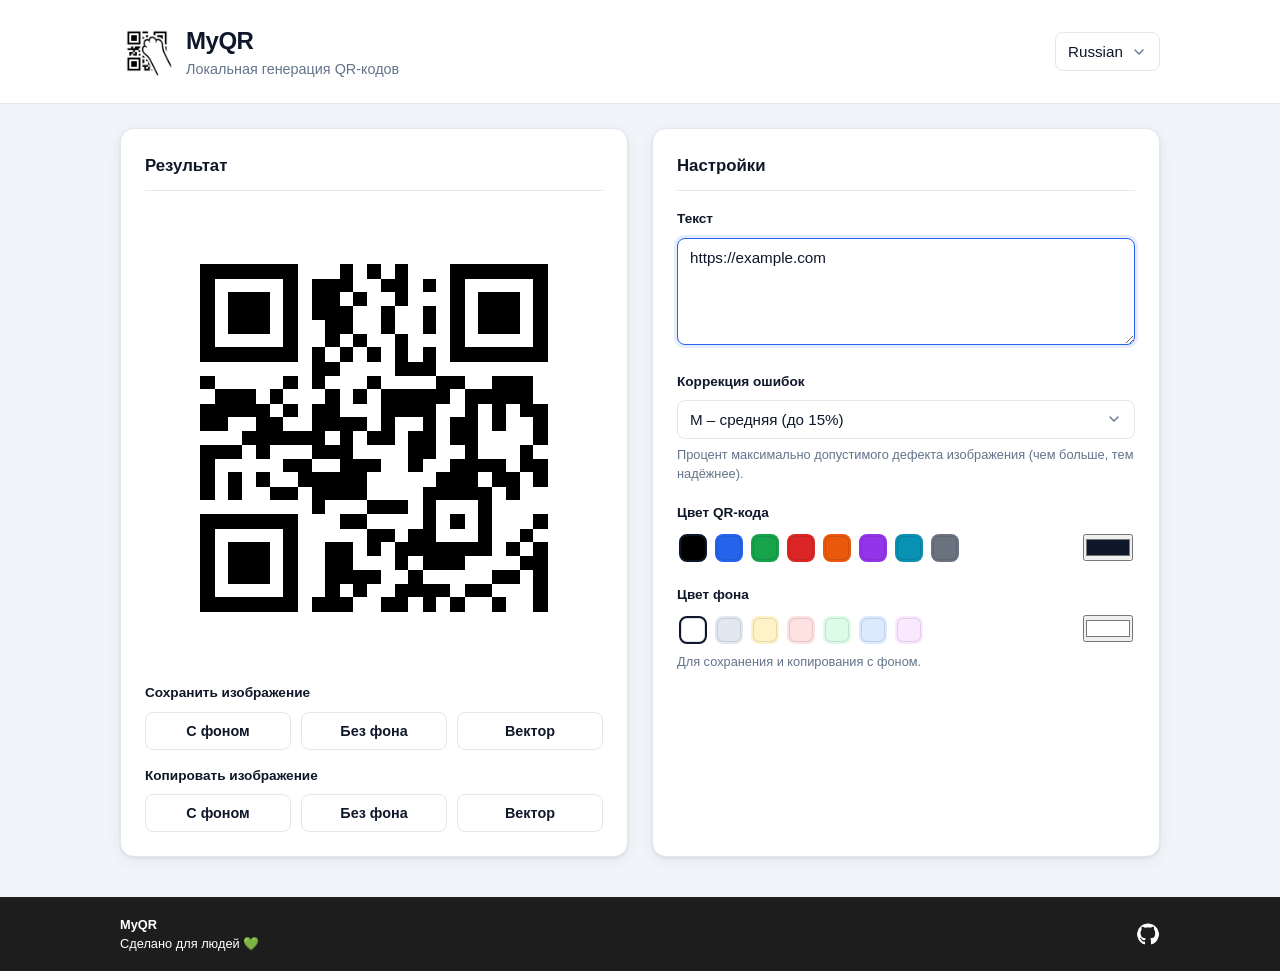
<file: resources/index.html>
<!DOCTYPE html>
<html lang="ru">
  <head>
    <meta charset="UTF-8" />
    <meta name="viewport" content="width=device-width, initial-scale=1.0" />
    <title data-i18n="tabName">MyQR - QR-code generator</title>
     <link rel="icon" type="image/png" href="img/appIcon.png">
    <link rel="stylesheet" href="css/style.css" />
  </head>
  <body>
    <header class="header">
      <div class="container header-inner">
        <table class="header-table">
          <tr>
            <td>
              <td style="width: 66px;">
                <img src="img/app_logo_w.png" id="header-logo">
              </td>
              <td>
                <h1 class="logo no-select" data-i18n="appHeader_name">MyQR</h1>
                <p class="tagline no-select" data-i18n="appHeader_description">Local QR Code Generation</p>
              </td>
            </td>
            <td id="lang-list">
              <select id="lang_select" class="input select" style="width: auto;">
                <option value="en">English</option>
                <option value="ru">Russian</option>
              </select>
            </td>
          </tr>
        </table>
      </div>
    </header>

    <main class="container layout">
      
      <!-- Result -->
      <section class="card preview" aria-labelledby="preview-title">
        <h2 id="preview-title" class="card-title no-select" data-i18n="result_header">Result</h2>
        <div class="preview-stage checkerboard" id="preview-stage">
          <img id="preview-img" draggable="false" hidden />
        </div>
        <span class="label no-select" data-i18n="result_saveHead">Save Image</span>
        <div class="downloads">
          <button type="button" id="download-jpg" class="btn btn-outline" data-i18n="result_copyJPG">Solid</button>
          <button type="button" id="download-png" class="btn btn-outline" data-i18n="result_copyPNG">Transparent</button>
          <button type="button" id="download-svg" class="btn btn-outline" data-i18n="result_copySVG">Vector</button>
        </div>
        <span class="label no-select" data-i18n="result_copyHead">Copy Image</span>
        <div class="downloads">
          <button type="button" id="copy-jpg" class="btn btn-outline" data-i18n="result_copyJPG">Solid</button>
          <button type="button" id="copy-png" class="btn btn-outline" data-i18n="result_copyPNG">Transparent</button>
          <button type="button" id="copy-svg" class="btn btn-outline" data-i18n="result_copySVG">Vector</button>
        </div>
      </section>
      
      <!-- Settings -->
      <section class="card controls" aria-labelledby="controls-title">
        <h2 id="controls-title" class="card-title no-select" data-i18n="settings_header">Settings</h2>

        <div class="field">
          <label class="label no-select" for="text-input" data-i18n="settings_inputHead">Text</label>
          <textarea id="text-input" class="input textarea" rows="5" autofocus>https://example.com</textarea>
        </div>

        <div class="field">
          <label class="label no-select" for="ec-level" data-i18n="settings_correctingHead">Error Correction</label>
          <div class="select-wrap">
            <select id="ec-level" class="input select">
              <option value="L" data-i18n="settings_correctingL">L – Low (up to 7%)</option>
              <option value="M" data-i18n="settings_correctingM" selected>M – Medium (up to 15%)</option>
              <option value="Q" data-i18n="settings_correctingQ">Q – High (up to 25%)</option>
              <option value="H" data-i18n="settings_correctingH">H – Maximum (up to 30%)</option>
            </select>
          </div>
          <p class="hint no-select" id="ec-hint" data-i18n="settings_correctingTip">The maximum allowable percentage of image defects (higher means more reliable).</p>
        </div>
        <div class="field">
          <legend class="label no-select" data-i18n="settings_codeColorHead">QR Code Color</legend>
          <table style="width: 100%;">
            <tr>
              <td>
                <div class="color-row">
                  <div class="swatches" id="fg-swatches"></div>
                </div>
              </td>
              <td style="text-align: right;"><input type="color" id="fg-color" value="#0f172a"/></td>
            </tr>
          </table>

        </div>

        <div class="field">
          <legend class="label no-select" data-i18n="settings_backgroundColorHead">Background Color</legend>
          <table style="width: 100%;">
            <tr>
              <td>
                <div class="color-row">
                  <div class="swatches" id="bg-swatches"></div>
                </div>
              </td>
              <td style="text-align: right;"><input type="color" id="bg-color" value="#ffffff" /></td>
            </tr>
          </table>
          <p class="hint no-select" id="ec-hint" data-i18n="settings_backgroundColorTip">For saving and copying with background.</p>
        </div>

      </section>
    </main>

    <div class="toast" id="toast" role="status" aria-live="polite"></div>

    <footer class="footer">
      <div class="container footer-inner">
        <div class="footer-left">
          <p id="footer-appName" class="no-select"><b>MyQR</b></p>
          <p data-i18n="info_forFolks" class="no-select">Made for folks 💚</p>
        </div>
        <div class="footer-right">
          <a href="https://github.com/InstalerUP/MyQR" target="_blank">
            <img src="img/github_logo_w.png" style="height: 24px; cursor: pointer;"/>
          </a>
        </div>
      </div>
    </footer>

    <script src="js/neutralino.js"></script>
    <script src="js/qrcode.min.js"></script>
    <script src="js/main.js"></script>
  </body>
</html>
</file>
<file: resources/css/style.css>
:root {
  --bg: #f1f5f9;
  --card: #ffffff;
  --text: #0f172a;
  --muted: #64748b;
  --border: #e2e8f0;
  --primary: #0f172a;
  --primary-hover: #1e293b;
  --accent: #2563eb;
  --footer: #1d1d1d;
  --radius: 14px;
  --shadow: 0 1px 3px rgba(15, 23, 42, 0.08), 0 4px 16px rgba(15, 23, 42, 0.06);
}

* {
  box-sizing: border-box;
  margin: 0;
  padding: 0;
}

.no-select{
  -webkit-user-select: none;
  user-select: none;
}

html {
  font-size: 16px;
}

body {
  font-family: -apple-system, BlinkMacSystemFont, "Segoe UI", Roboto, "Helvetica Neue", Arial, sans-serif;
  background: var(--bg);
  color: var(--text);
  line-height: 1.5;
  min-height: 100vh;
  display: flex;
  flex-direction: column;
}

.container {
  width: 100%;
  max-width: 1080px;
  margin: 0 auto;
  padding: 0 20px;
}


.header {
  background: var(--card);
  border-bottom: 1px solid var(--border);
  padding: 18px 0;
}

.header-table {
  width: 100%;
  border-collapse: collapse;
}

.header-title-cell {
  width: 100%;
  text-align: left;
  vertical-align: middle;
}

.header-lang-cell {
  width: auto;
  white-space: nowrap;
  text-align: right;
  vertical-align: middle;
  padding-left:  16px;
}

#lang-list {
  text-align: right;
}

.header-inner {
  display: flex;
  align-items: stretch;
}

#header-logo{
  width: 54px;
  margin-top: 6px;
}

.logo {
  font-size: 1.5rem;
  font-weight: 800;
  letter-spacing: -0.02em;
}

.logo span {
  color: var(--accent);
}

.tagline {
  color: var(--muted);
  font-size: 0.9rem;
}


.layout {
  display: grid;
  grid-template-columns: 1fr 1fr;
  gap: 24px;
  padding-top: 24px;
  padding-bottom: 40px;
  align-items: start;
  flex: 1 0 auto;
}

@media (max-width: 860px) {
  .layout {
    grid-template-columns: 1fr;
  }
}


.card {
  background: var(--card);
  border: 1px solid var(--border);
  border-radius: var(--radius);
  box-shadow: var(--shadow);
  padding: 24px;
  height: 100%;
}

.card-title {
  font-size: 1.05rem;
  font-weight: 700;
  margin-bottom: 18px;
  padding-bottom: 12px;
  border-bottom: 1px solid var(--border);
}


.field {
  margin-bottom: 20px;
}

.field:last-child {
  margin-bottom: 0;
}

.label {
  display: block;
  font-size: 0.85rem;
  font-weight: 600;
  color: var(--text);
  margin-top: 16px;
  margin-bottom: 8px;
}

.input {
  width: 100%;
  padding: 10px 12px;
  font-size: 0.95rem;
  font-family: inherit;
  color: var(--text);
  background: #fff;
  border: 1px solid var(--border);
  border-radius: 8px;
  transition: border-color 0.15s, box-shadow 0.15s;
}

.input:focus {
  outline: none;
  border-color: var(--accent);
  box-shadow: 0 0 0 3px rgba(37, 99, 235, 0.12);
}

.textarea {
  resize: vertical;
  min-height: 96px;
}

.select-wrap {
  position: relative;
}

.select {
  appearance: none;
  -webkit-appearance: none;
  padding-right: 36px;
  cursor: pointer;
  background-image: url("data:image/svg+xml,%3Csvg xmlns='http://www.w3.org/2000/svg' width='16' height='16' viewBox='0 0 24 24' fill='none' stroke='%2364748b' stroke-width='2' stroke-linecap='round' stroke-linejoin='round'%3E%3Cpolyline points='6 9 12 15 18 9'/%3E%3C/svg%3E");
  background-repeat: no-repeat;
  background-position: right 12px center;
}

.hint {
  font-size: 0.8rem;
  color: var(--muted);
  margin-top: 6px;
}

.hint-muted {
  opacity: 0.85;
}

.pad-top {
  margin-top: 14px;
}


.color-row {
  display: flex;
  align-items: center;
  gap: 10px;
  flex-wrap: wrap;
}

.swatches {
  display: flex;
  gap: 8px;
  flex-wrap: wrap;
}

.swatch {
  width: 28px;
  height: 28px;
  border-radius: 8px;
  border: 2px solid transparent;
  cursor: pointer;
  padding: 0;
  transition: transform 0.12s, box-shadow 0.12s;
  box-shadow: inset 0 0 0 1px rgba(15, 23, 42, 0.12);
}

.swatch:hover {
  transform: scale(1.12);
}

.swatch.active {
  border-color: var(--text);
  box-shadow: inset 0 0 0 1px rgba(15, 23, 42, 0.12), 0 0 0 2px #fff;
}

.color-pick {
  position: relative;
  width: 28px;
  height: 28px;
  border-radius: 8px;
  border: 2px var(--border);
  cursor: pointer;
  display: inline-flex;
  align-items: center;
  justify-content: center;
  transition: border-color 0.15s;
  background: linear-gradient(
    15deg,
    #a79e9e 0%,
    #d8ba9f 70%,
    #fce683 100%
  );
}

.color-pick:hover {
  border-color: var(--accent);
}

.color-pick input[type="color"] {
  position: absolute;
  inset: 0;
  width: 100%;
  height: 100%;
  opacity: 0;
  cursor: pointer;
}


.btn {
  display: inline-flex;
  align-items: center;
  justify-content: center;
  gap: 8px;
  padding: 10px 16px;
  font-size: 0.9rem;
  font-weight: 600;
  font-family: inherit;
  border-radius: 8px;
  border: 1px solid transparent;
  cursor: pointer;
  transition: background 0.15s, border-color 0.15s, transform 0.1s;
  user-select: none;
}

.btn:active {
  transform: translateY(1px);
}

.btn:disabled {
  opacity: 0.5;
  cursor: not-allowed;
}

.btn-primary {
  background: var(--primary);
  color: #fff;
}

.btn-primary:hover:not(:disabled) {
  background: var(--primary-hover);
}

.btn-outline {
  background: #fff;
  color: var(--text);
  border-color: var(--border);
}

.btn-outline:hover:not(:disabled) {
  border-color: var(--accent);
  color: var(--accent);
}

.downloads {
  display: grid;
  grid-template-columns: 1fr 1fr 1fr;
  gap: 10px;
  margin-top: 0px;
}


.preview-stage {
  position: relative;
  display: flex;
  align-items: center;
  justify-content: center;
  min-height: 320px;
  border-radius: 10px;
  overflow: hidden;
}

.checkerboard {
  /*
    Transparency grid
    background-image:
    linear-gradient(45deg, #e2e8f0 25%, transparent 25%),
    linear-gradient(-45deg, #e2e8f0 25%, transparent 25%),
    linear-gradient(45deg, transparent 75%, #e2e8f0 75%),
    linear-gradient(-45deg, transparent 75%, #e2e8f0 75%); */
  background-size: 20px 20px;
  background-position: 0 0, 0 10px, 10px -10px, -10px 0;
  background-color: #ffffff;
}

img{
  -webkit-user-drag: none;
  user-drag: none;
  -webkit-user-select: none;
  user-select: none;
}


#preview-img {
  max-width: 100%;
  width: auto;
  height: auto;
  image-rendering: pixelated;
  border-radius: 4px;
}

.placeholder {
  display: flex;
  flex-direction: column;
  align-items: center;
  gap: 12px;
  color: #94a3b8;
  text-align: center;
  font-size: 0.9rem;
}


.toast {
  position: fixed;
  bottom: 24px;
  left: 50%;
  transform: translateX(-50%) translateY(80px);
  background: var(--text);
  color: #fff;
  padding: 12px 20px;
  border-radius: 10px;
  font-size: 0.9rem;
  font-weight: 500;
  box-shadow: 0 8px 24px rgba(15, 23, 42, 0.25);
  opacity: 0;
  pointer-events: none;
  transition: transform 0.25s ease, opacity 0.25s ease;
  z-index: 100;
}

.toast.show {
  transform: translateX(-50%) translateY(0);
  opacity: 1;
}

.toast.error {
  background: #dc2626;
}



.footer {
  width: 100%;
  background: var(--footer);
  color: var(--card);
  font-size: 0.8rem;
}

.footer-inner {
  display: flex;
  align-items: center;
  justify-content: space-between;
  gap: 20px;
  padding-top: 18px;
  padding-bottom: 18px;
}

.footer-left {
  text-align: left;
}

.footer-right {
  flex-shrink: 0;
  text-align: right;
}

.footer-right img {
  display: block;
}
</file>
